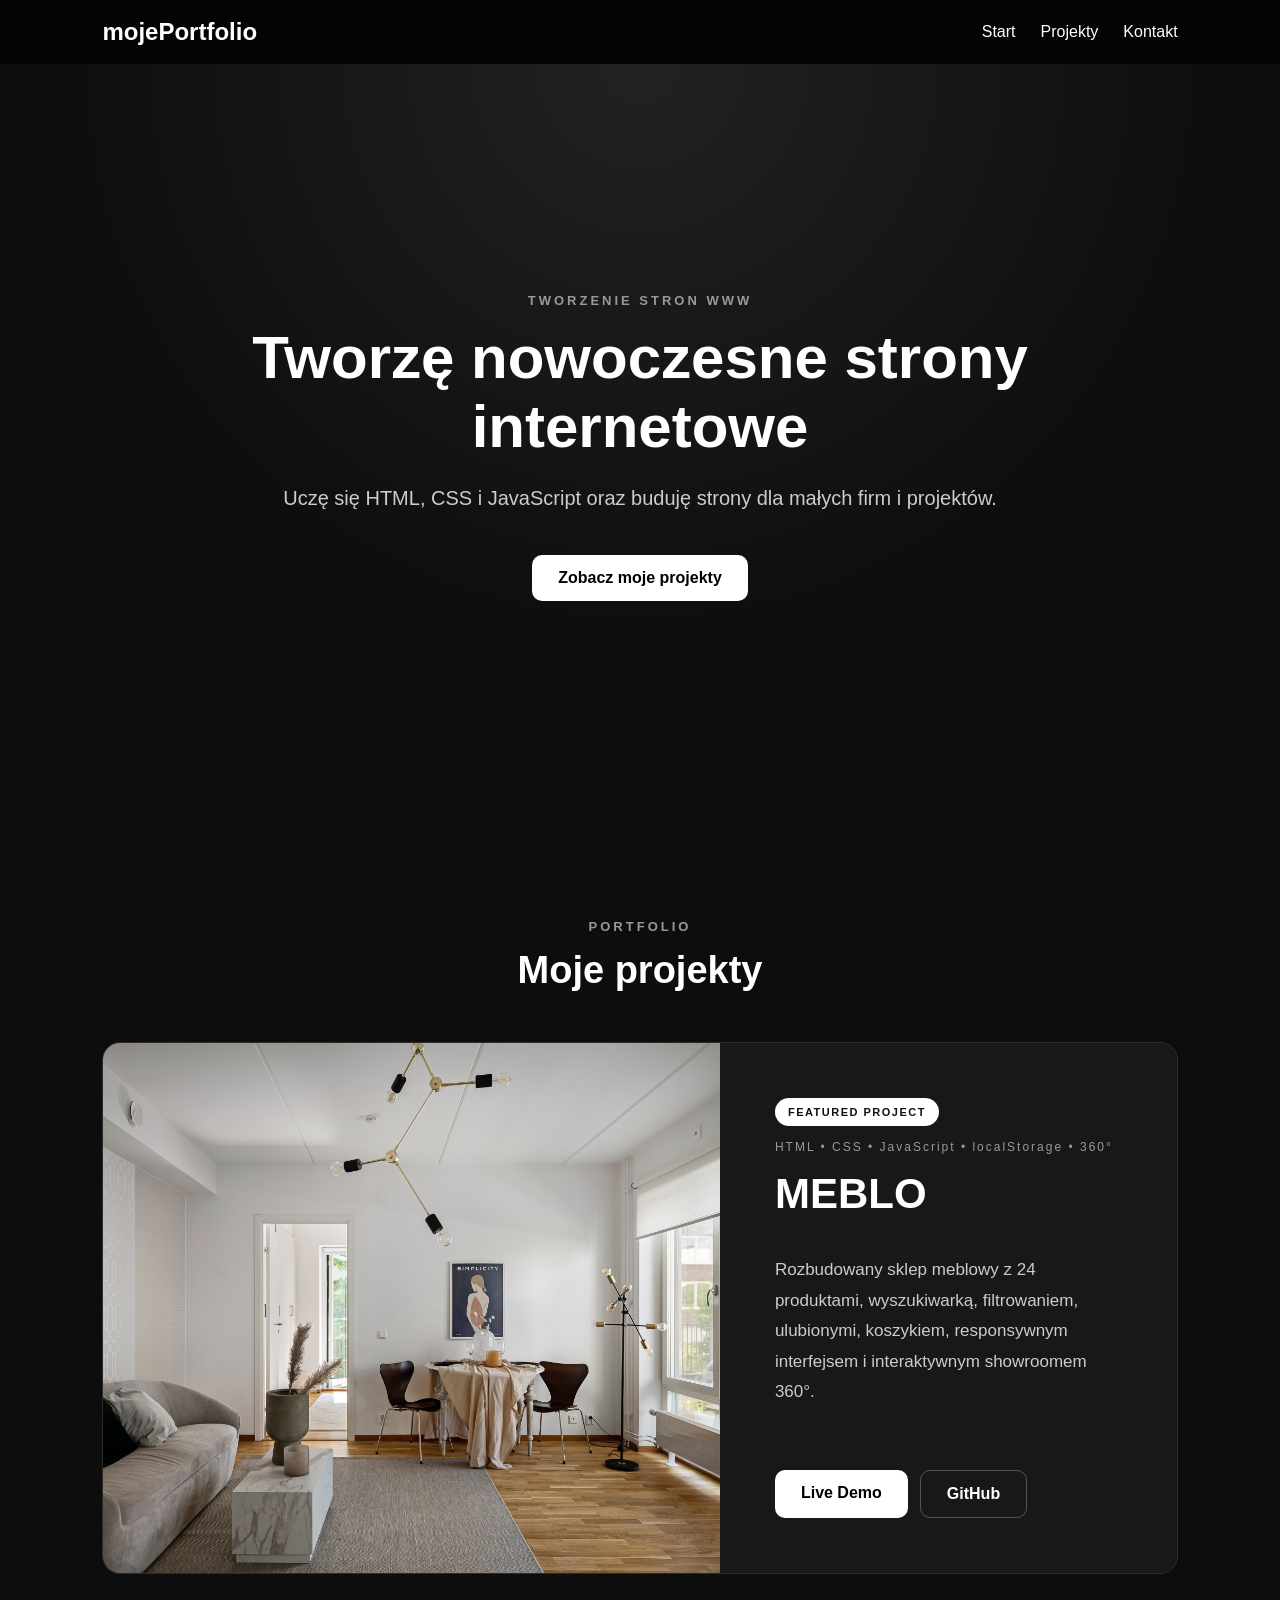
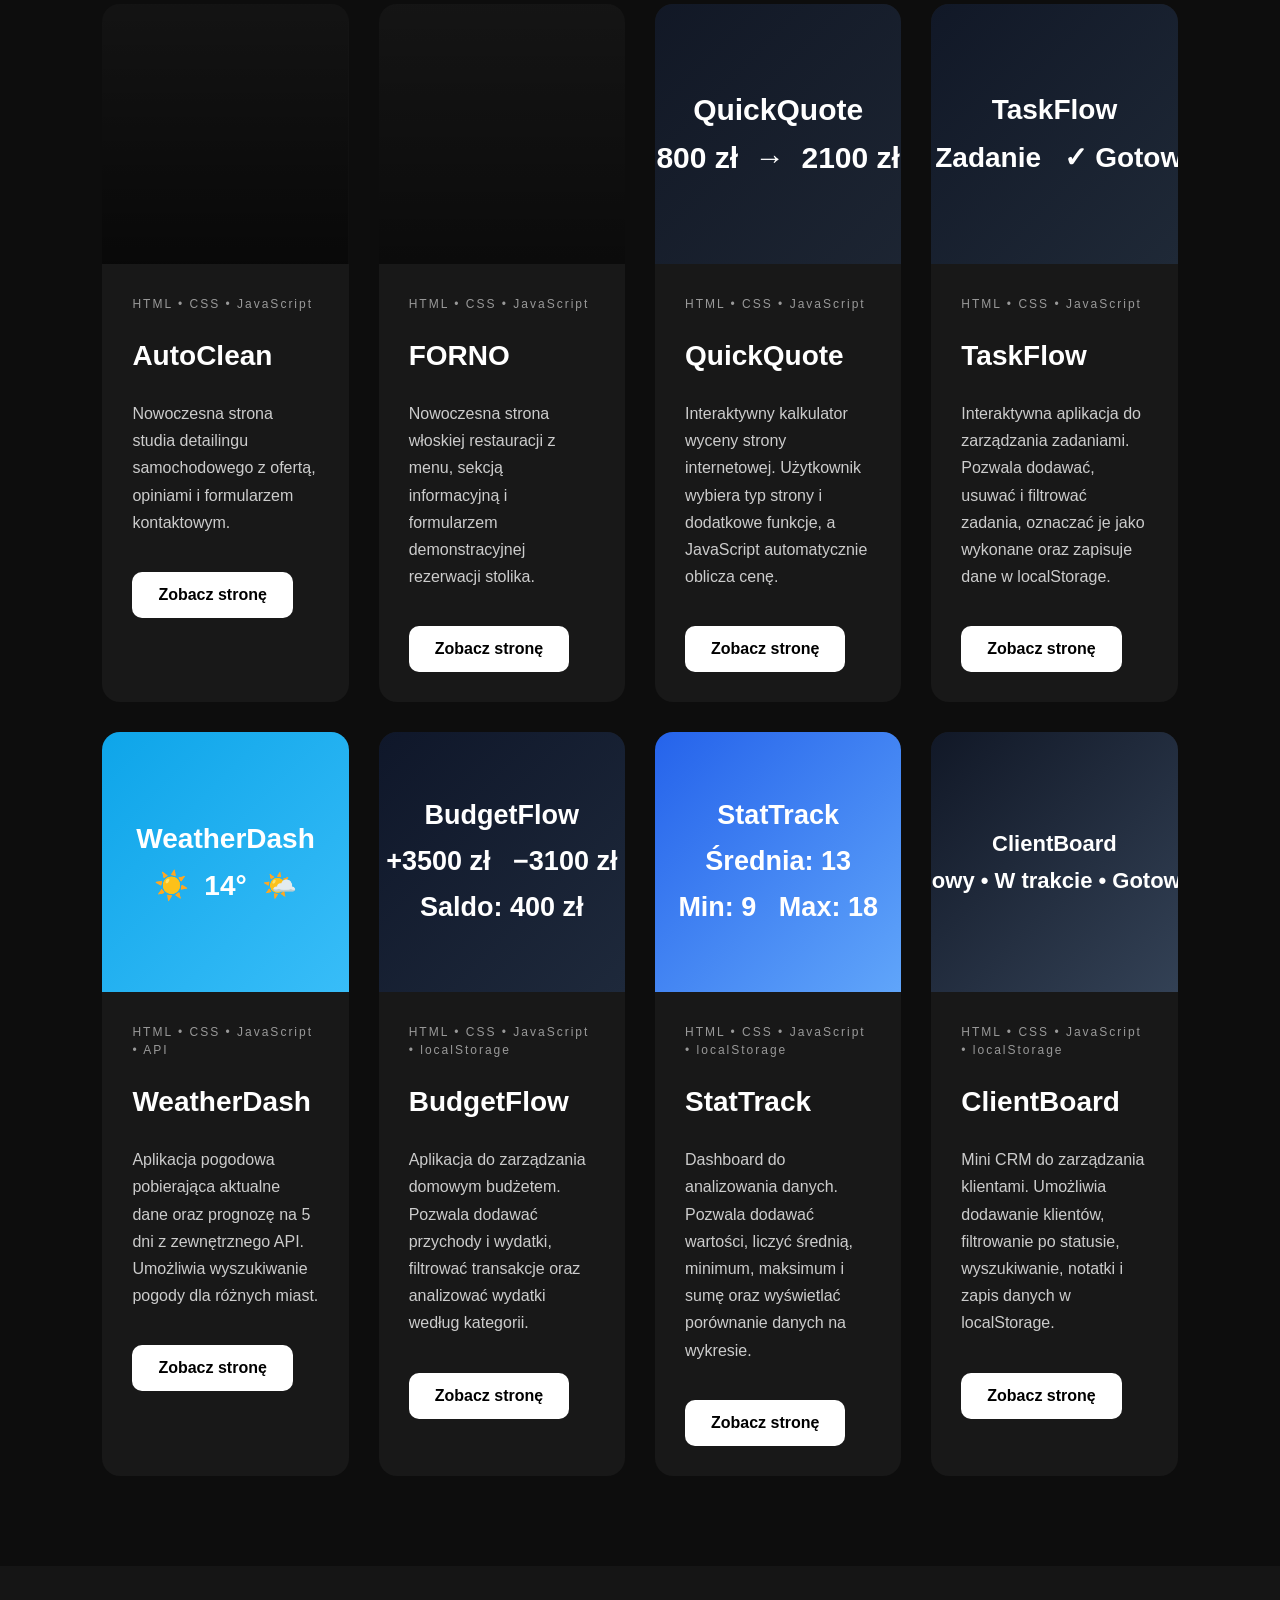
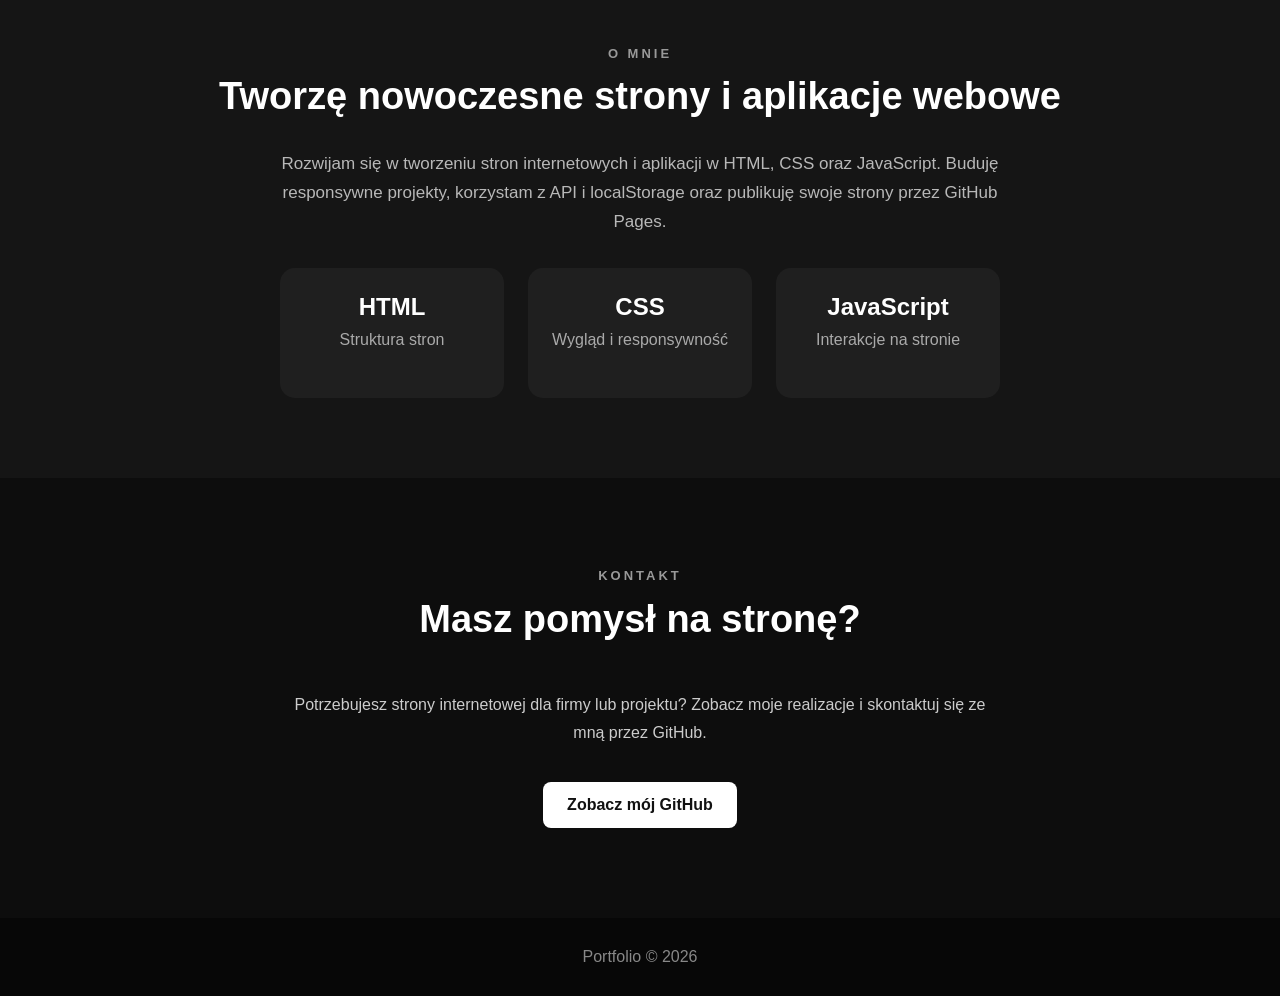
<file: index.html>
<!DOCTYPE html>
<html lang="pl">
<head>
    <meta charset="UTF-8">
    <meta name="viewport" content="width=device-width, initial-scale=1.0">

    <title>Portfolio - Twórca stron WWW</title>

    <link rel="stylesheet" href="style.css?v=10">
</head>

<body>

<nav>
    <div class="logo">
        mojePortfolio
    </div>

    <div class="nav-links">
        <a href="#start">Start</a>
        <a href="#projekty">Projekty</a>
        <a href="#kontakt">Kontakt</a>
    </div>
</nav>

<section class="hero" id="start">

    <div class="hero-content">

        <span class="small-title">
            TWORZENIE STRON WWW
        </span>

        <h1>
            Tworzę nowoczesne strony internetowe
        </h1>

        <p>
            Uczę się HTML, CSS i JavaScript
            oraz buduję strony dla małych firm i projektów.
        </p>

        <a href="#projekty" class="button">
            Zobacz moje projekty
        </a>

    </div>

</section>

<section id="projekty">

    <span class="section-small">
        PORTFOLIO
    </span>

    <h2 class="section-title">
        Moje projekty
    </h2>

    <div class="projects">

        <div class="project-card meblo-card featured-project">

    <div class="project-image meblo-image"></div>

    <div class="project-content">

        <span class="featured-badge">
            FEATURED PROJECT
        </span>

        <span class="project-type">
            HTML • CSS • JavaScript • localStorage • 360°
        </span>

        <h3>MEBLO</h3>

        <p>
            Rozbudowany sklep meblowy z 24 produktami,
            wyszukiwarką, filtrowaniem, ulubionymi, koszykiem,
            responsywnym interfejsem i interaktywnym showroomem 360°.
        </p>

        <div class="featured-actions">

            <a
                href="https://krejzolix-stack.github.io/meblo/"
                target="_blank"
                rel="noopener noreferrer"
                class="project-button"
            >
                Live Demo
            </a>

            <a
                href="https://github.com/krejzolix-stack/meblo"
                target="_blank"
                rel="noopener noreferrer"
                class="project-button project-button-secondary"
            >
                GitHub
            </a>

        </div>

    </div>

</div>

        <div class="project-card">

            <div class="project-image autoclean-image"></div>

            <div class="project-content">

                <span class="project-type">
                    HTML • CSS • JavaScript
                </span>

                <h3>
                    AutoClean
                </h3>

                <p>
                    Nowoczesna strona studia detailingu
                    samochodowego z ofertą, opiniami
                    i formularzem kontaktowym.
                </p>

                <a
                    href="https://krejzolix-stack.github.io/autoclean/"
                    target="_blank"
                    class="project-button"
                >
                    Zobacz stronę
                </a>

            </div>

        </div>

        <div class="project-card">

    <div class="project-image forno-image"></div>

    <div class="project-content">

        <span class="project-type">
            HTML • CSS • JavaScript
        </span>

        <h3>
            FORNO
        </h3>

        <p>
            Nowoczesna strona włoskiej restauracji
            z menu, sekcją informacyjną i formularzem
            demonstracyjnej rezerwacji stolika.
        </p>

        <a
            href="https://krejzolix-stack.github.io/forno/"
            target="_blank"
            class="project-button"
        >
            Zobacz stronę
        </a>

    </div>

</div>


<div class="project-card">

    <div class="project-image quickquote-image"></div>

    <div class="project-content">

        <span class="project-type">
            HTML • CSS • JavaScript
        </span>

        <h3>
            QuickQuote
        </h3>

        <p>
            Interaktywny kalkulator wyceny strony internetowej.
            Użytkownik wybiera typ strony i dodatkowe funkcje,
            a JavaScript automatycznie oblicza cenę.
        </p>

        <a
            href="https://krejzolix-stack.github.io/quickquote/"
            target="_blank"
            class="project-button"
        >
            Zobacz stronę
        </a>

    </div>

</div>
 <div class="project-card">

    <div class="project-image taskflow-image"></div>

    <div class="project-content">

        <span class="project-type">
            HTML • CSS • JavaScript
        </span>

        <h3>
            TaskFlow
        </h3>

        <p>
            Interaktywna aplikacja do zarządzania zadaniami.
            Pozwala dodawać, usuwać i filtrować zadania,
            oznaczać je jako wykonane oraz zapisuje dane
            w localStorage.
        </p>

        <a
            href="https://krejzolix-stack.github.io/taskflow/"
            target="_blank"
            class="project-button"
        >
            Zobacz stronę
        </a>

    </div>

</div>
<div class="project-card">

    <div class="project-image weatherdash-image"></div>

    <div class="project-content">

        <span class="project-type">
            HTML • CSS • JavaScript • API
        </span>

        <h3>
            WeatherDash
        </h3>

        <p>
            Aplikacja pogodowa pobierająca aktualne dane
            oraz prognozę na 5 dni z zewnętrznego API.
            Umożliwia wyszukiwanie pogody dla różnych miast.
        </p>

        <a
            href="https://krejzolix-stack.github.io/weatherdash/"
            target="_blank"
            class="project-button"
        >
            Zobacz stronę
        </a>

    </div>

</div>   

<div class="project-card">

    <div class="project-image budgetflow-image"></div>

    <div class="project-content">

        <span class="project-type">
            HTML • CSS • JavaScript • localStorage
        </span>

        <h3>
            BudgetFlow
        </h3>

        <p>
            Aplikacja do zarządzania domowym budżetem.
            Pozwala dodawać przychody i wydatki,
            filtrować transakcje oraz analizować
            wydatki według kategorii.
        </p>

        <a
            href="https://krejzolix-stack.github.io/budgetflow/"
            target="_blank"
            class="project-button"
        >
            Zobacz stronę
        </a>

    </div>

</div>

<div class="project-card">

    <div class="project-image stattrack-image"></div>

    <div class="project-content">

        <span class="project-type">
            HTML • CSS • JavaScript • localStorage
        </span>

        <h3>
            StatTrack
        </h3>

        <p>
            Dashboard do analizowania danych.
            Pozwala dodawać wartości, liczyć średnią,
            minimum, maksimum i sumę oraz wyświetlać
            porównanie danych na wykresie.
        </p>

        <a
            href="https://krejzolix-stack.github.io/stattrack/"
            target="_blank"
            class="project-button"
        >
            Zobacz stronę
        </a>

    </div>

</div>
<div class="project-card">

    <div class="project-image clientboard-image"></div>

    <div class="project-content">

        <span class="project-type">
            HTML • CSS • JavaScript • localStorage
        </span>

        <h3>
            ClientBoard
        </h3>

        <p>
            Mini CRM do zarządzania klientami.
            Umożliwia dodawanie klientów, filtrowanie
            po statusie, wyszukiwanie, notatki
            i zapis danych w localStorage.
        </p>

        <a
            href="https://krejzolix-stack.github.io/clientboard/"
            target="_blank"
            class="project-button"
        >
            Zobacz stronę
        </a>

    </div>

</div>
</div>
</section>

<section class="about">

    <span class="section-small">
        O MNIE
    </span>

    <h2 class="section-title">
        Tworzę nowoczesne strony i aplikacje webowe
    </h2>
<p class="about-text">
    Rozwijam się w tworzeniu stron internetowych i aplikacji
    w HTML, CSS oraz JavaScript. Buduję responsywne projekty,
    korzystam z API i localStorage oraz publikuję swoje strony
    przez GitHub Pages.
</p>
    <div class="skills">

        <div class="skill">
            <strong>HTML</strong>
            <span>Struktura stron</span>
        </div>

        <div class="skill">
            <strong>CSS</strong>
            <span>Wygląd i responsywność</span>
        </div>

        <div class="skill">
            <strong>JavaScript</strong>
            <span>Interakcje na stronie</span>
        </div>

    </div>

</section>

<section class="contact" id="kontakt">

    <span class="section-small">
        KONTAKT
    </span>

    <h2 class="section-title">
        Masz pomysł na stronę?
    </h2>

    <div class="contact-box">

        <p>
    Potrzebujesz strony internetowej dla firmy lub projektu?
    Zobacz moje realizacje i skontaktuj się ze mną przez GitHub.
</p>

        <a
    href="https://github.com/krejzolix-stack"
    target="_blank"
    rel="noopener noreferrer"
    class="contact-button"
>
    Zobacz mój GitHub
</a>


    </div>

</section>

<footer>
    Portfolio © 2026
</footer>

<script src="script.js"></script>

</body>
</html>
</file>
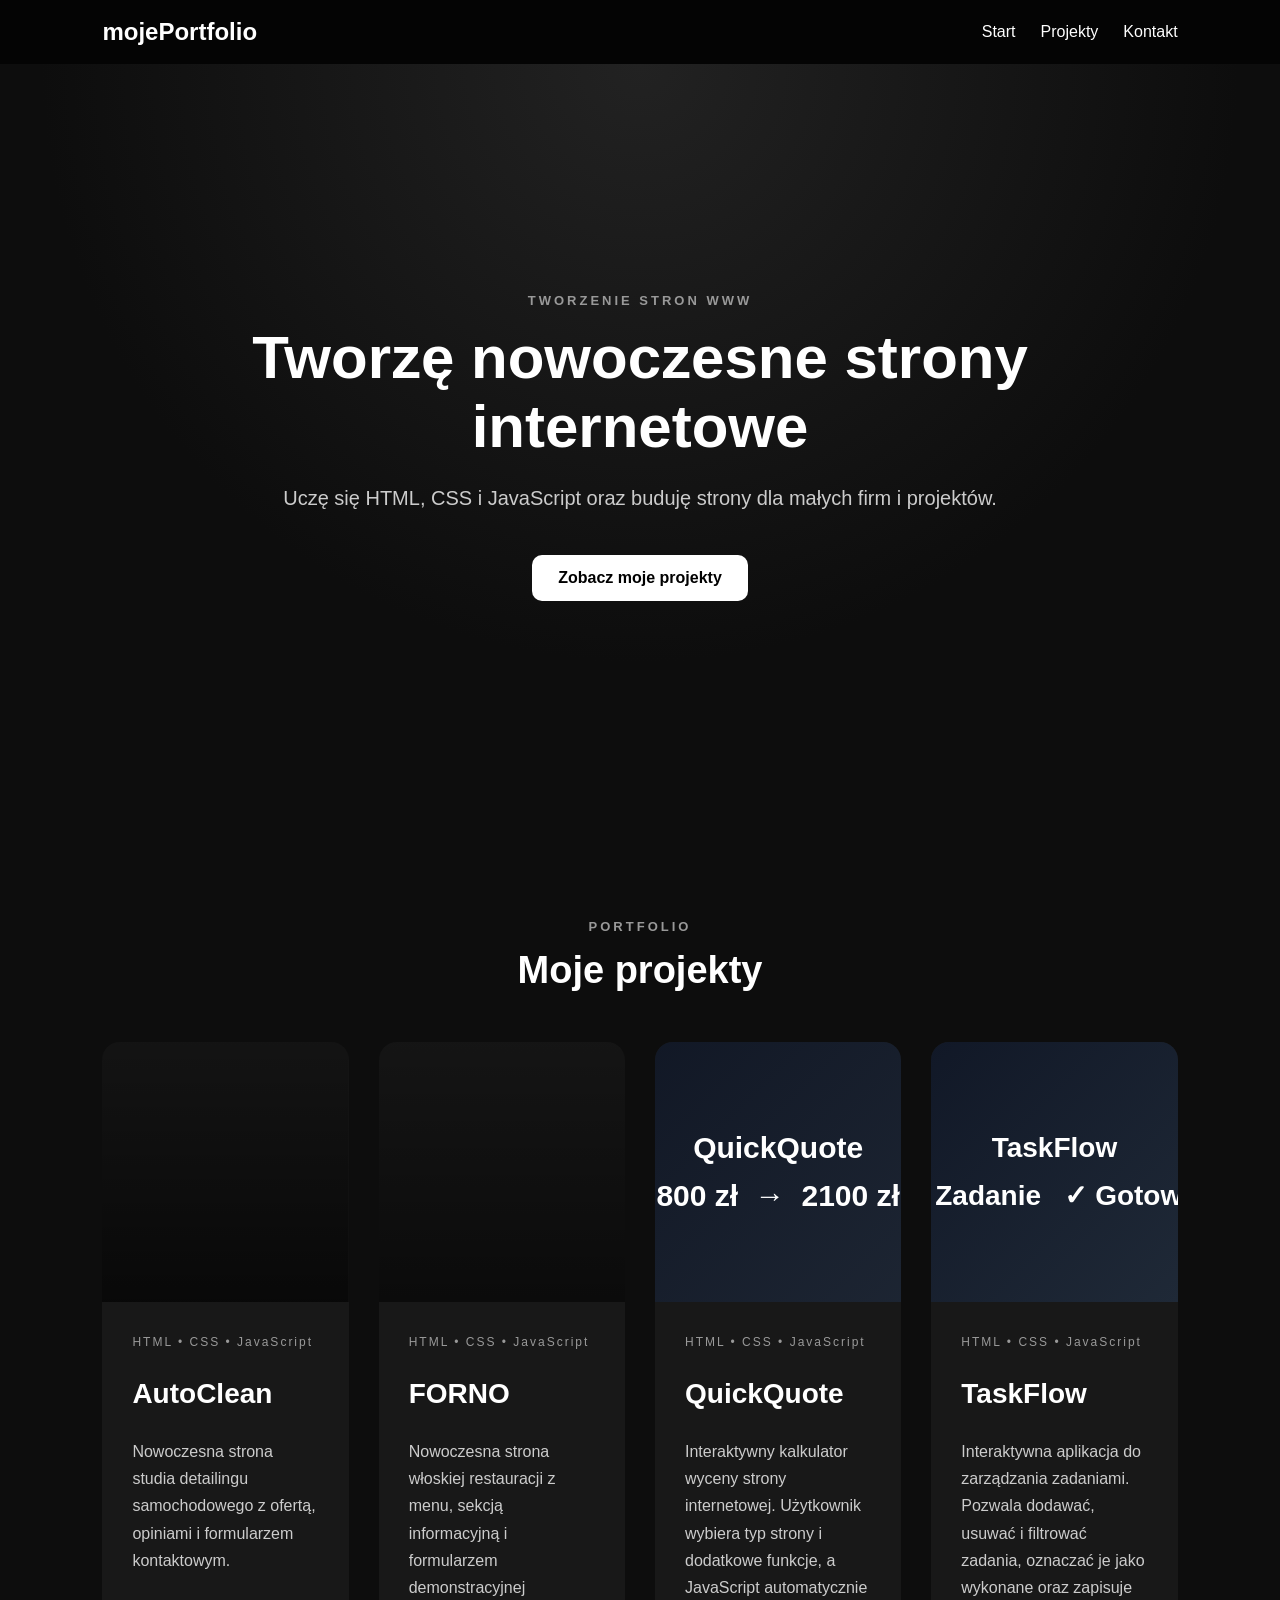
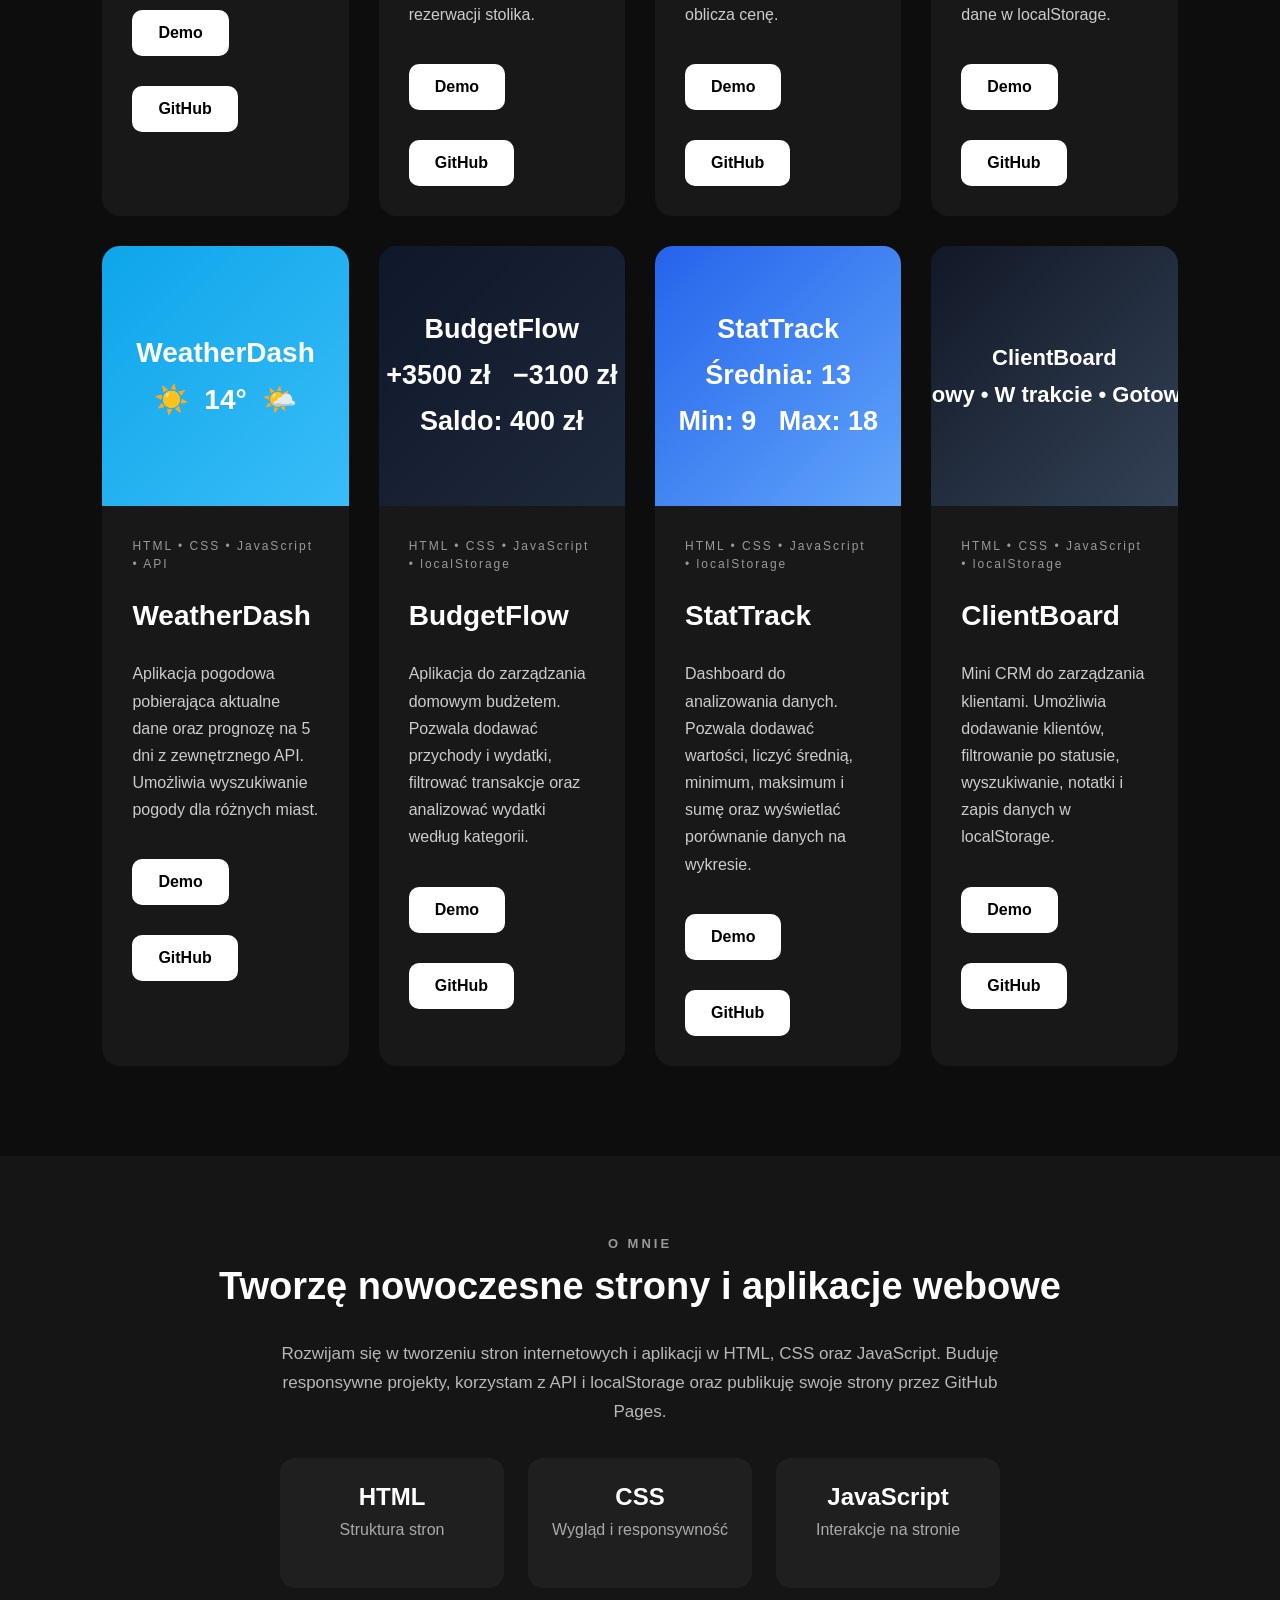
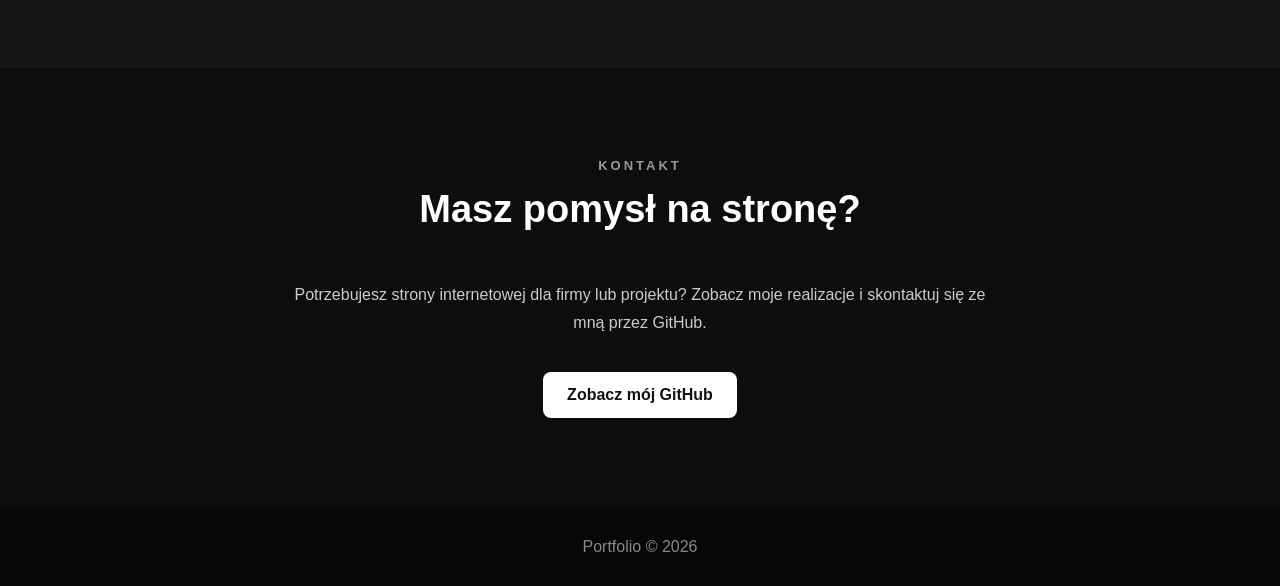
<file: index.html.html>
<!DOCTYPE html>
<html lang="pl">
<head>
    <meta charset="UTF-8">
    <meta name="viewport" content="width=device-width, initial-scale=1.0">

    <title>Portfolio - Twórca stron WWW</title>

    <link rel="stylesheet" href="style.css?v=8">
</head>

<body>

<nav>
    <div class="logo">
        mojePortfolio
    </div>

    <div class="nav-links">
        <a href="#start">Start</a>
        <a href="#projekty">Projekty</a>
        <a href="#kontakt">Kontakt</a>
    </div>
</nav>

<section class="hero" id="start">

    <div class="hero-content">

        <span class="small-title">
            TWORZENIE STRON WWW
        </span>

        <h1>
            Tworzę nowoczesne strony internetowe
        </h1>

        <p>
            Uczę się HTML, CSS i JavaScript
            oraz buduję strony dla małych firm i projektów.
        </p>

        <a href="#projekty" class="button">
            Zobacz moje projekty
        </a>

    </div>

</section>

<section id="projekty">

    <span class="section-small">
        PORTFOLIO
    </span>

    <h2 class="section-title">
        Moje projekty
    </h2>

    <div class="projects">

        <div class="project-card">

            <div class="project-image autoclean-image"></div>

            <div class="project-content">

                <span class="project-type">
                    HTML • CSS • JavaScript
                </span>

                <h3>
                    AutoClean
                </h3>

                <p>
                    Nowoczesna strona studia detailingu
                    samochodowego z ofertą, opiniami
                    i formularzem kontaktowym.
                </p>

                <div class="project-actions" style="display:flex; gap:10px; flex-wrap:wrap;">
                    <a
                        href="https://krejzolix-stack.github.io/autoclean/"
                        target="_blank"
                        rel="noopener noreferrer"
                        class="project-button"
                    >
                        Demo
                    </a>

                    <a
                        href="https://github.com/krejzolix-stack/autoclean"
                        target="_blank"
                        rel="noopener noreferrer"
                        class="project-button"
                    >
                        GitHub
                    </a>
                </div>

            </div>

        </div>

        <div class="project-card">

    <div class="project-image forno-image"></div>

    <div class="project-content">

        <span class="project-type">
            HTML • CSS • JavaScript
        </span>

        <h3>
            FORNO
        </h3>

        <p>
            Nowoczesna strona włoskiej restauracji
            z menu, sekcją informacyjną i formularzem
            demonstracyjnej rezerwacji stolika.
        </p>

        <div class="project-actions" style="display:flex; gap:10px; flex-wrap:wrap;">
                    <a
                        href="https://krejzolix-stack.github.io/forno/"
                        target="_blank"
                        rel="noopener noreferrer"
                        class="project-button"
                    >
                        Demo
                    </a>

                    <a
                        href="https://github.com/krejzolix-stack/forno"
                        target="_blank"
                        rel="noopener noreferrer"
                        class="project-button"
                    >
                        GitHub
                    </a>
                </div>

    </div>

</div>


<div class="project-card">

    <div class="project-image quickquote-image"></div>

    <div class="project-content">

        <span class="project-type">
            HTML • CSS • JavaScript
        </span>

        <h3>
            QuickQuote
        </h3>

        <p>
            Interaktywny kalkulator wyceny strony internetowej.
            Użytkownik wybiera typ strony i dodatkowe funkcje,
            a JavaScript automatycznie oblicza cenę.
        </p>

        <div class="project-actions" style="display:flex; gap:10px; flex-wrap:wrap;">
                    <a
                        href="https://krejzolix-stack.github.io/quickquote/"
                        target="_blank"
                        rel="noopener noreferrer"
                        class="project-button"
                    >
                        Demo
                    </a>

                    <a
                        href="https://github.com/krejzolix-stack/quickquote"
                        target="_blank"
                        rel="noopener noreferrer"
                        class="project-button"
                    >
                        GitHub
                    </a>
                </div>

    </div>

</div>
 <div class="project-card">

    <div class="project-image taskflow-image"></div>

    <div class="project-content">

        <span class="project-type">
            HTML • CSS • JavaScript
        </span>

        <h3>
            TaskFlow
        </h3>

        <p>
            Interaktywna aplikacja do zarządzania zadaniami.
            Pozwala dodawać, usuwać i filtrować zadania,
            oznaczać je jako wykonane oraz zapisuje dane
            w localStorage.
        </p>

        <div class="project-actions" style="display:flex; gap:10px; flex-wrap:wrap;">
                    <a
                        href="https://krejzolix-stack.github.io/taskflow/"
                        target="_blank"
                        rel="noopener noreferrer"
                        class="project-button"
                    >
                        Demo
                    </a>

                    <a
                        href="https://github.com/krejzolix-stack/taskflow"
                        target="_blank"
                        rel="noopener noreferrer"
                        class="project-button"
                    >
                        GitHub
                    </a>
                </div>

    </div>

</div>
<div class="project-card">

    <div class="project-image weatherdash-image"></div>

    <div class="project-content">

        <span class="project-type">
            HTML • CSS • JavaScript • API
        </span>

        <h3>
            WeatherDash
        </h3>

        <p>
            Aplikacja pogodowa pobierająca aktualne dane
            oraz prognozę na 5 dni z zewnętrznego API.
            Umożliwia wyszukiwanie pogody dla różnych miast.
        </p>

        <div class="project-actions" style="display:flex; gap:10px; flex-wrap:wrap;">
                    <a
                        href="https://krejzolix-stack.github.io/weatherdash/"
                        target="_blank"
                        rel="noopener noreferrer"
                        class="project-button"
                    >
                        Demo
                    </a>

                    <a
                        href="https://github.com/krejzolix-stack/weatherdash"
                        target="_blank"
                        rel="noopener noreferrer"
                        class="project-button"
                    >
                        GitHub
                    </a>
                </div>

    </div>

</div>   

<div class="project-card">

    <div class="project-image budgetflow-image"></div>

    <div class="project-content">

        <span class="project-type">
            HTML • CSS • JavaScript • localStorage
        </span>

        <h3>
            BudgetFlow
        </h3>

        <p>
            Aplikacja do zarządzania domowym budżetem.
            Pozwala dodawać przychody i wydatki,
            filtrować transakcje oraz analizować
            wydatki według kategorii.
        </p>

        <div class="project-actions" style="display:flex; gap:10px; flex-wrap:wrap;">
                    <a
                        href="https://krejzolix-stack.github.io/budgetflow/"
                        target="_blank"
                        rel="noopener noreferrer"
                        class="project-button"
                    >
                        Demo
                    </a>

                    <a
                        href="https://github.com/krejzolix-stack/budgetflow"
                        target="_blank"
                        rel="noopener noreferrer"
                        class="project-button"
                    >
                        GitHub
                    </a>
                </div>

    </div>

</div>

<div class="project-card">

    <div class="project-image stattrack-image"></div>

    <div class="project-content">

        <span class="project-type">
            HTML • CSS • JavaScript • localStorage
        </span>

        <h3>
            StatTrack
        </h3>

        <p>
            Dashboard do analizowania danych.
            Pozwala dodawać wartości, liczyć średnią,
            minimum, maksimum i sumę oraz wyświetlać
            porównanie danych na wykresie.
        </p>

        <div class="project-actions" style="display:flex; gap:10px; flex-wrap:wrap;">
                    <a
                        href="https://krejzolix-stack.github.io/stattrack/"
                        target="_blank"
                        rel="noopener noreferrer"
                        class="project-button"
                    >
                        Demo
                    </a>

                    <a
                        href="https://github.com/krejzolix-stack/stattrack"
                        target="_blank"
                        rel="noopener noreferrer"
                        class="project-button"
                    >
                        GitHub
                    </a>
                </div>

    </div>

</div>
<div class="project-card">

    <div class="project-image clientboard-image"></div>

    <div class="project-content">

        <span class="project-type">
            HTML • CSS • JavaScript • localStorage
        </span>

        <h3>
            ClientBoard
        </h3>

        <p>
            Mini CRM do zarządzania klientami.
            Umożliwia dodawanie klientów, filtrowanie
            po statusie, wyszukiwanie, notatki
            i zapis danych w localStorage.
        </p>

        <div class="project-actions" style="display:flex; gap:10px; flex-wrap:wrap;">
                    <a
                        href="https://krejzolix-stack.github.io/clientboard/"
                        target="_blank"
                        rel="noopener noreferrer"
                        class="project-button"
                    >
                        Demo
                    </a>

                    <a
                        href="https://github.com/krejzolix-stack/clientboard"
                        target="_blank"
                        rel="noopener noreferrer"
                        class="project-button"
                    >
                        GitHub
                    </a>
                </div>

    </div>

</div>
</div>
</section>

<section class="about">

    <span class="section-small">
        O MNIE
    </span>

    <h2 class="section-title">
        Tworzę nowoczesne strony i aplikacje webowe
    </h2>
<p class="about-text">
    Rozwijam się w tworzeniu stron internetowych i aplikacji
    w HTML, CSS oraz JavaScript. Buduję responsywne projekty,
    korzystam z API i localStorage oraz publikuję swoje strony
    przez GitHub Pages.
</p>
    <div class="skills">

        <div class="skill">
            <strong>HTML</strong>
            <span>Struktura stron</span>
        </div>

        <div class="skill">
            <strong>CSS</strong>
            <span>Wygląd i responsywność</span>
        </div>

        <div class="skill">
            <strong>JavaScript</strong>
            <span>Interakcje na stronie</span>
        </div>

    </div>

</section>

<section class="contact" id="kontakt">

    <span class="section-small">
        KONTAKT
    </span>

    <h2 class="section-title">
        Masz pomysł na stronę?
    </h2>

    <div class="contact-box">

        <p>
    Potrzebujesz strony internetowej dla firmy lub projektu?
    Zobacz moje realizacje i skontaktuj się ze mną przez GitHub.
</p>

        <a
    href="https://github.com/krejzolix-stack"
    target="_blank"
    rel="noopener noreferrer"
    class="contact-button"
>
    Zobacz mój GitHub
</a>


    </div>

</section>

<footer>
    Portfolio © 2026
</footer>

<script src="script.js"></script>

</body>
</html>
</file>
<file: style.css>
* {
    box-sizing: border-box;
}

html {
    scroll-behavior: smooth;
}

body {
    margin: 0;
    font-family: Arial, sans-serif;
    background: #0d0d0d;
    color: white;
}

nav {
    position: sticky;
    top: 0;
    z-index: 100;

    display: flex;
    justify-content: space-between;
    align-items: center;

    padding: 18px 8%;

    background: rgba(5, 5, 5, 0.95);
}

.logo {
    font-size: 24px;
    font-weight: bold;
}

.nav-links {
    display: flex;
    gap: 25px;
}

.nav-links a {
    color: white;
    text-decoration: none;
}

.nav-links a:hover {
    opacity: 0.7;
}

.hero {
    min-height: 85vh;

    display: flex;
    justify-content: center;
    align-items: center;

    text-align: center;

    padding: 50px 20px;

    background:
        radial-gradient(
            circle at top,
            #222222,
            #0d0d0d 60%
        );
}

.hero-content {
    max-width: 850px;
}

.small-title,
.section-small {
    display: block;

    text-align: center;

    color: #999999;

    letter-spacing: 3px;
    font-size: 13px;
    font-weight: bold;

    margin-bottom: 15px;
}

.hero h1 {
    font-size: 60px;
    margin: 10px 0 20px;
}

.hero p {
    font-size: 20px;

    line-height: 1.7;

    color: #cccccc;
}

.button,
.project-button {
    display: inline-block;

    margin-top: 20px;

    padding: 14px 26px;

    background: white;
    color: black;

    text-decoration: none;
    font-weight: bold;

    border-radius: 10px;

    transition: 0.25s;
}

.button:hover,
.project-button:hover {
    transform: translateY(-4px);
}

section {
    padding: 90px 8%;
}

.section-title {
    text-align: center;

    font-size: 38px;

    margin-top: 0;
    margin-bottom: 50px;
}

.projects {
    display: grid;

    grid-template-columns: repeat(4, 1fr);

    gap: 30px;

    max-width: 1400px;

    margin: auto;
}

.project-card {
    background: #181818;

    border-radius: 18px;

    overflow: hidden;

    transition: 0.25s;
}

.project-card:hover {
    transform: translateY(-8px);
}

.project-image {
    min-height: 260px;

    background-size: cover;
    background-position: center;
}

.autoclean-image {
    background-image:
        linear-gradient(
            rgba(0, 0, 0, 0.2),
            rgba(0, 0, 0, 0.65)
        ),
        url("https://images.unsplash.com/photo-1503376780353-7e6692767b70?auto=format&fit=crop&w=1200&q=80");
}

.forno-image {
    background-image:
        linear-gradient(
            rgba(0, 0, 0, 0.15),
            rgba(0, 0, 0, 0.55)
        ),
        url("https://images.unsplash.com/photo-1579751626657-72bc17010498?auto=format&fit=crop&w=1200&q=80");

    background-size: cover;
    background-position: center;
    background-repeat: no-repeat;
}

.quickquote-image {
    background:
        linear-gradient(
            135deg,
            rgba(17, 24, 39, 0.92),
            rgba(30, 41, 59, 0.75)
        );

    position: relative;
}

.quickquote-image::after {
    content: "QuickQuote\A 800 zł  →  2100 zł";
    white-space: pre;

    position: absolute;
    inset: 0;

    display: flex;
    align-items: center;
    justify-content: center;

    text-align: center;

    color: white;
    font-size: 30px;
    font-weight: bold;
    line-height: 1.6;
}
.taskflow-image {
    background:
        linear-gradient(
            135deg,
            #111827,
            #1f2937
        );

    position: relative;
}

.taskflow-image::after {
    content: "TaskFlow\A+ Zadanie   ✓ Gotowe";
    white-space: pre;

    position: absolute;
    inset: 0;

    display: flex;
    align-items: center;
    justify-content: center;

    text-align: center;

    color: white;
    font-size: 28px;
    font-weight: bold;
    line-height: 1.7;
}

.weatherdash-image {
    background:
        linear-gradient(
            135deg,
            #0ea5e9,
            #38bdf8
        );

    position: relative;
}

.weatherdash-image::after {
    content: "WeatherDash\A ☀️  14°  🌤️";
    white-space: pre;

    position: absolute;
    inset: 0;

    display: flex;
    align-items: center;
    justify-content: center;

    text-align: center;

    color: white;
    font-size: 28px;
    font-weight: bold;
    line-height: 1.7;
}

.budgetflow-image {
    background:
        linear-gradient(
            135deg,
            #0f172a,
            #1e293b
        );

    position: relative;
}

.budgetflow-image::after {
    content: "BudgetFlow\A +3500 zł   −3100 zł\A Saldo: 400 zł";
    white-space: pre;

    position: absolute;
    inset: 0;

    display: flex;
    align-items: center;
    justify-content: center;

    text-align: center;

    color: white;
    font-size: 27px;
    font-weight: bold;
    line-height: 1.7;
}

.stattrack-image {
    background:
        linear-gradient(
            135deg,
            #2563eb,
            #60a5fa
        );

    position: relative;
}

.stattrack-image::after {
    content: "StatTrack\A Średnia: 13\A Min: 9   Max: 18";
    white-space: pre;

    position: absolute;
    inset: 0;

    display: flex;
    align-items: center;
    justify-content: center;

    text-align: center;

    color: white;
    font-size: 27px;
    font-weight: bold;
    line-height: 1.7;
}
.clientboard-image {
    background:
        linear-gradient(
            135deg,
            #111827,
            #334155
        );

    position: relative;
}

.clientboard-image::after {
    content: "ClientBoard\A Nowy • W trakcie • Gotowe";
    white-space: pre;

    position: absolute;
    inset: 0;

    display: flex;
    align-items: center;
    justify-content: center;

    text-align: center;

    color: white;
    font-size: 22px;
    font-weight: bold;
    line-height: 1.7;
}
.project-content {
    padding: 30px;
}

.project-type {
    color: #999999;

    font-size: 12px;
    letter-spacing: 2px;
}

.project-content h3 {
    font-size: 28px;
}

.project-content p {
    color: #cccccc;

    line-height: 1.7;
}

.placeholder {
    display: flex;
    align-items: center;

    min-height: 430px;

    border: 1px dashed #555555;
}

.about {
    background: #151515;
}
.about-text {
    max-width: 720px;
    margin: 0 auto 36px;

    text-align: center;
    color: #b8b8b8;

    font-size: 17px;
    line-height: 1.8;
}

.skills {
    display: grid;
    grid-template-columns: repeat(3, 1fr);

    gap: 24px;

    max-width: 720px;
    margin: 0 auto;
}

.skill {
    background: #1f1f1f;

    padding: 30px;

    text-align: center;

    border-radius: 15px;
}

.skill strong {
    display: block;

    font-size: 24px;

    margin-bottom: 10px;
}

.skill span {
    color: #aaaaaa;
}

.contact-box {
    max-width: 700px;

    margin: auto;

    text-align: center;
}

.contact-box p {
    color: #cccccc;

    line-height: 1.7;
}

button {
    border: none;

    padding: 14px 25px;

    border-radius: 10px;

    font-size: 16px;
    font-weight: bold;

    cursor: pointer;
}

footer {
    text-align: center;

    padding: 30px;

    background: #070707;

    color: #888888;
}

@media (max-width: 850px) {

    .projects,
    .skills {
        grid-template-columns: 1fr;
    }

    .hero h1 {
        font-size: 42px;
    }

    nav {
        flex-direction: column;

        gap: 15px;
    }

    .nav-links {
        flex-wrap: wrap;
        justify-content: center;
    }

}

.contact-button {
    display: inline-block;
    padding: 14px 24px;

    background: white;
    color: #111;

    text-decoration: none;
    font-weight: bold;

    border-radius: 8px;
    transition: 0.2s;
}

.contact-button:hover {
    transform: translateY(-2px);
    opacity: 0.9;
}

.contact-box a {
    display: inline-block;
    margin-top: 20px;
    padding: 14px 24px;

    background: white;
    color: #111111;

    text-decoration: none;
    font-weight: bold;

    border-radius: 8px;

    transition: 0.2s;
}

.contact-box a:hover {
    transform: translateY(-2px);
    opacity: 0.85;
}

.about {
    background: #151515;
    padding: 80px 20px;
    text-align: center;
}

.about .section-small {
    display: block;
    margin: 0 0 14px;
}

.about .section-title {
    margin: 0 0 32px;
    text-align: center;
}

.about-text {
    max-width: 720px;
    margin: 0 auto 32px;

    text-align: center;
    color: #b8b8b8;

    font-size: 17px;
    line-height: 1.7;
}

.skills {
    display: grid;
    grid-template-columns: repeat(3, 1fr);

    width: 100%;
    max-width: 720px;

    margin: 0 auto;
    gap: 24px;
}

.skill {
    min-height: 130px;
    padding: 25px 20px;

    background: #1f1f1f;
    border-radius: 15px;

    display: flex;
    flex-direction: column;
    justify-content: center;
    align-items: center;

    text-align: center;
}

.skill strong {
    margin: 0 0 8px;
}

.skill span {
    margin: 0;
}

.skill strong {
    display: block;
    margin-bottom: 8px;
}

.skill span {
    display: flex;
    align-items: flex-start;
    justify-content: center;

    min-height: 44px;

    text-align: center;
    line-height: 22px;
}

@media (max-width: 768px) {
    @media (max-width: 768px) {

    .projects {
        width: 100%;
        max-width: 430px;
        padding: 0 16px;
        box-sizing: border-box;
        margin: 0 auto;
    }

    .project-card {
        width: 100%;
        box-sizing: border-box;
    }

    .project-image {
        width: 100%;
    }
}

    nav {
        padding: 18px 20px;
    }

    .nav-links {
        gap: 12px;
        font-size: 14px;
    }

    .hero,
    .about,
    .contact {
        padding-left: 20px;
        padding-right: 20px;
    }

    .hero h1,
    .section-title {
        font-size: 34px;
        line-height: 1.2;
    }

    .hero p,
    .about-text,
    .contact-box p {
        font-size: 15px;
    }

    .projects {
        grid-template-columns: 1fr;
        max-width: 520px;
        gap: 24px;
    }

    .project-card {
        width: 100%;
    }

    .skills {
        grid-template-columns: 1fr;
        max-width: 420px;
    }

    .contact-box {
        max-width: 520px;
        margin: 0 auto;
    }
}

@media (max-width: 600px) {
    #projekty {
    padding-top: 35px;
}

#projekty .section-title {
    margin-bottom: 28px;
}
    .projects {
    width: 100%;
    padding: 0 16px;
    box-sizing: border-box;
}

.project-card {
    width: 100%;
    max-width: 340px;
    margin-left: auto;
    margin-right: auto;
}

.project-image {
    width: 100%;
}

.project-content {
    padding: 24px;
}

    nav {
        flex-direction: column;
        justify-content: center;
        align-items: center;
        gap: 12px;
        padding: 18px 15px;
    }

    .logo {
        text-align: center;
    }

    .nav-links {
        display: flex;
        justify-content: center;
        align-items: center;
        gap: 20px;
        width: 100%;
    }

    .nav-links a {
        font-size: 14px;
    }
}

.meblo-image {
    background-image: url("images/meblo.jpg");
    background-size: cover;
    background-position: center;
}

/* ===== MEBLO — FEATURED PROJECT ===== */

.featured-project {
    grid-column: 1 / -1;
    display: grid;
    grid-template-columns: 1.35fr 1fr;
    min-height: 520px;
    border: 1px solid #2c2c2c;
}

.featured-project .project-image {
    min-height: 520px;
}

.featured-project .project-content {
    padding: 55px;
    display: flex;
    flex-direction: column;
    justify-content: center;
}

.featured-project h3 {
    font-size: 42px;
    margin: 16px 0 20px;
}

.featured-project p {
    max-width: 520px;
    font-size: 17px;
    line-height: 1.8;
}

.featured-badge {
    display: inline-block;
    width: fit-content;
    margin-bottom: 14px;
    padding: 8px 13px;
    border-radius: 100px;
    background: #ffffff;
    color: #111111;
    font-size: 11px;
    font-weight: 800;
    letter-spacing: 1.5px;
}

.featured-actions {
    display: flex;
    gap: 12px;
    margin-top: 25px;
}

.project-button-secondary {
    background: transparent;
    color: #ffffff;
    border: 1px solid #555555;
}

.project-button-secondary:hover {
    background: #ffffff;
    color: #111111;
}

/* MEBLO — mobile */

@media (max-width: 800px) {

    .featured-project {
        grid-template-columns: 1fr;
        min-height: auto;
    }

    .featured-project .project-image {
        min-height: 330px;
    }

    .featured-project .project-content {
        padding: 32px 25px;
    }

    .featured-project h3 {
        font-size: 34px;
    }

    .featured-actions {
        flex-wrap: wrap;
    }
}
</file>
